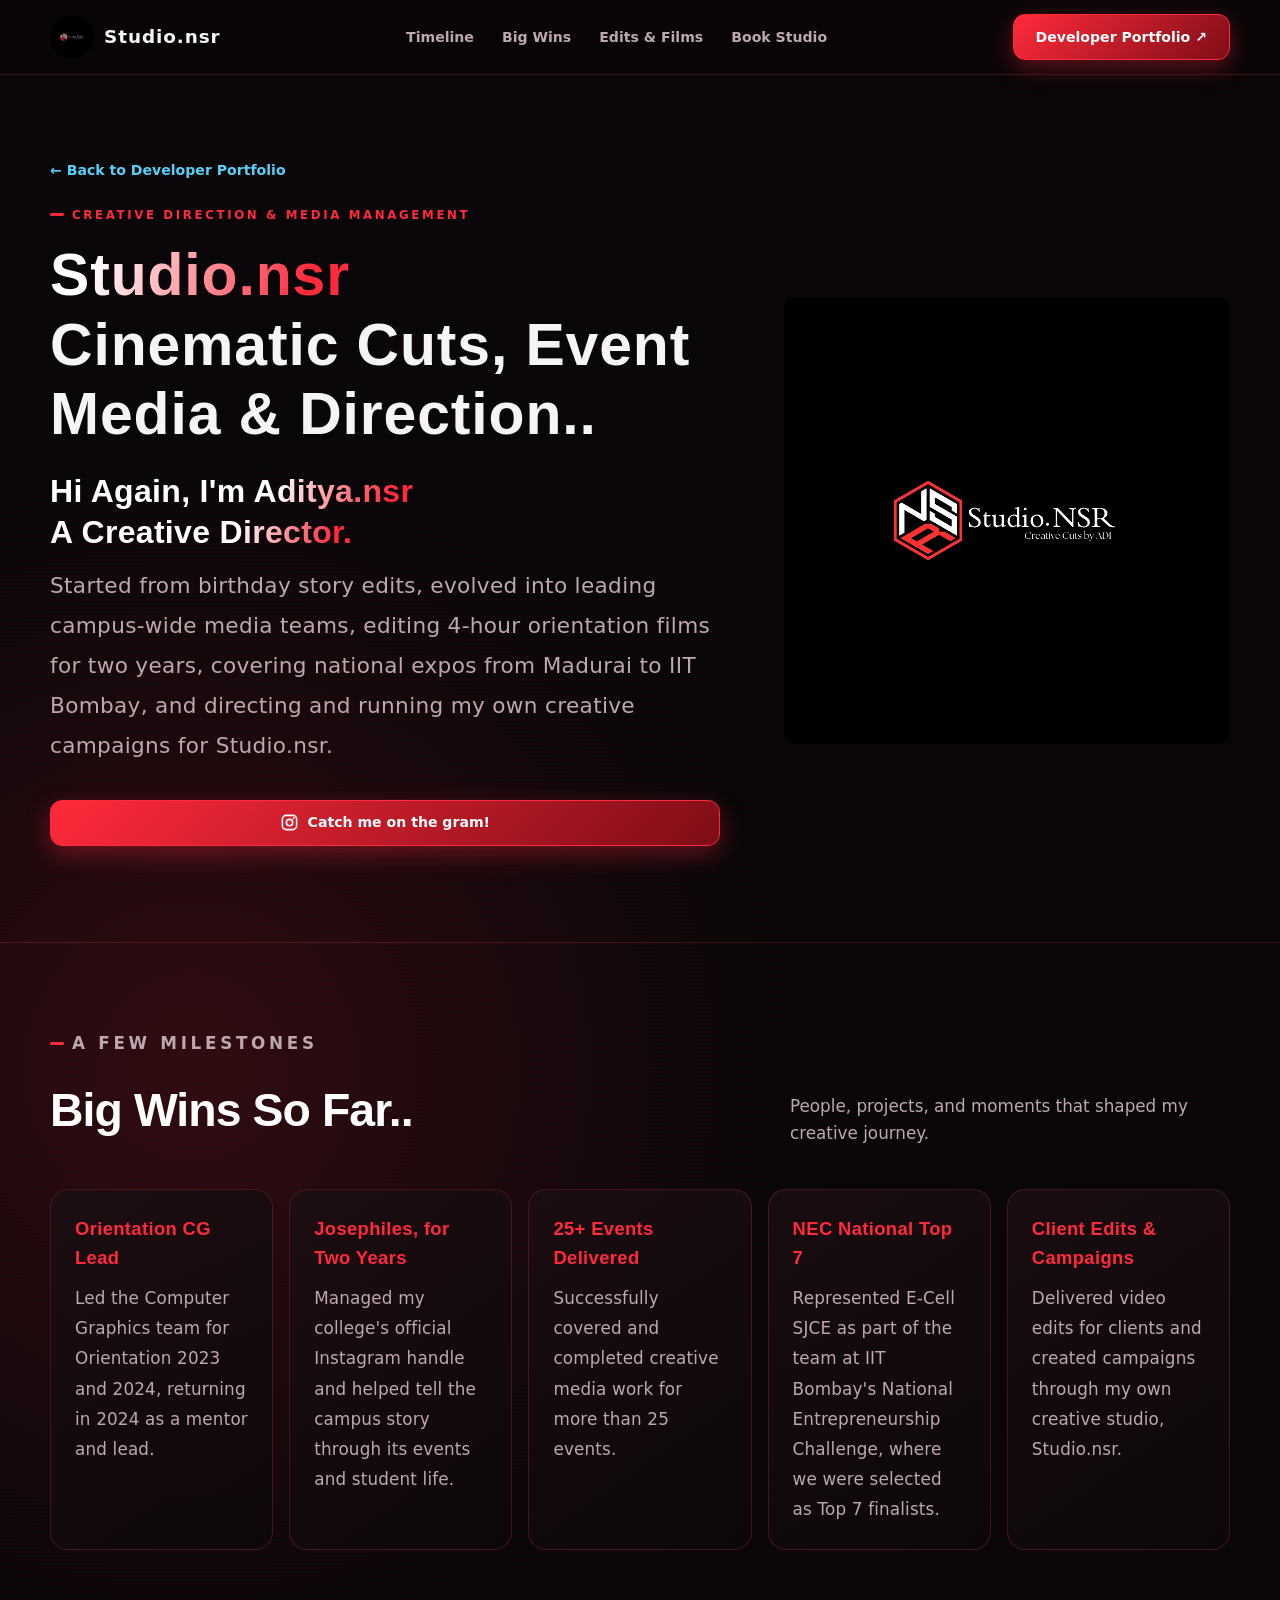
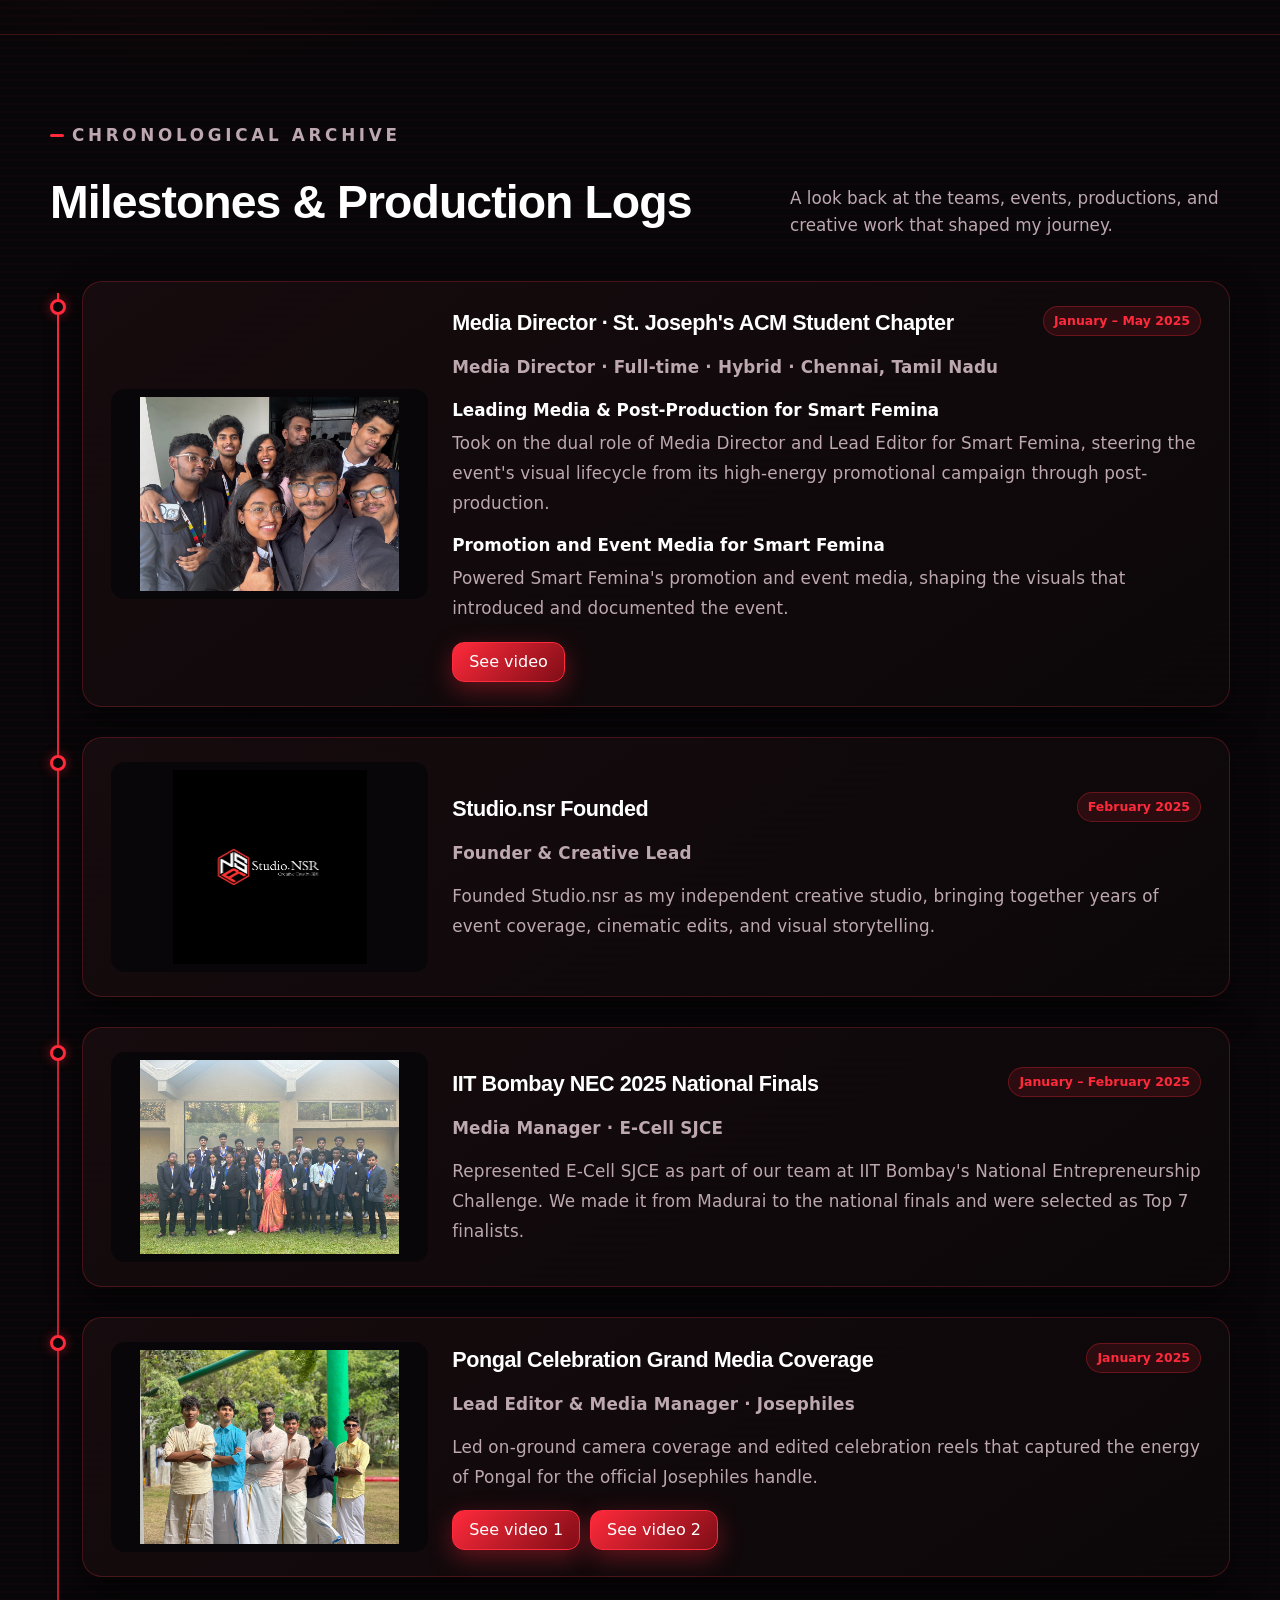
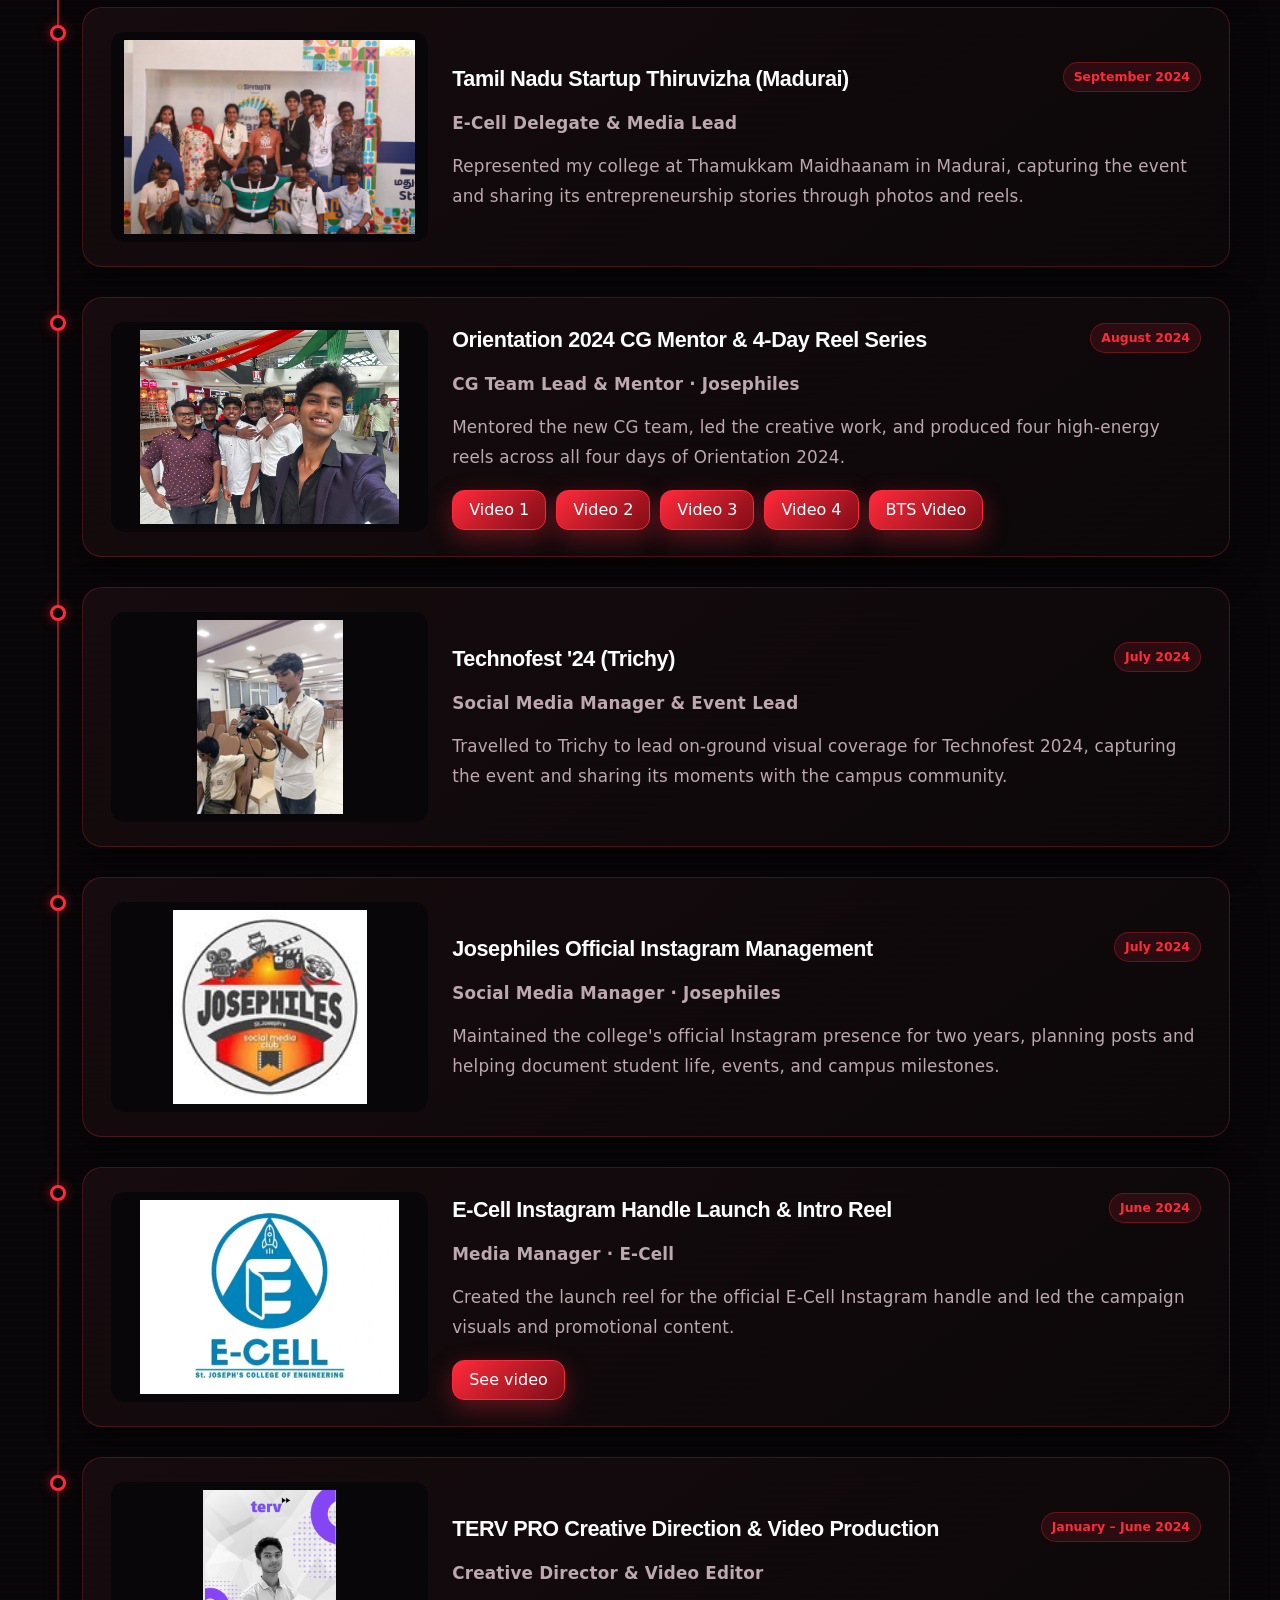
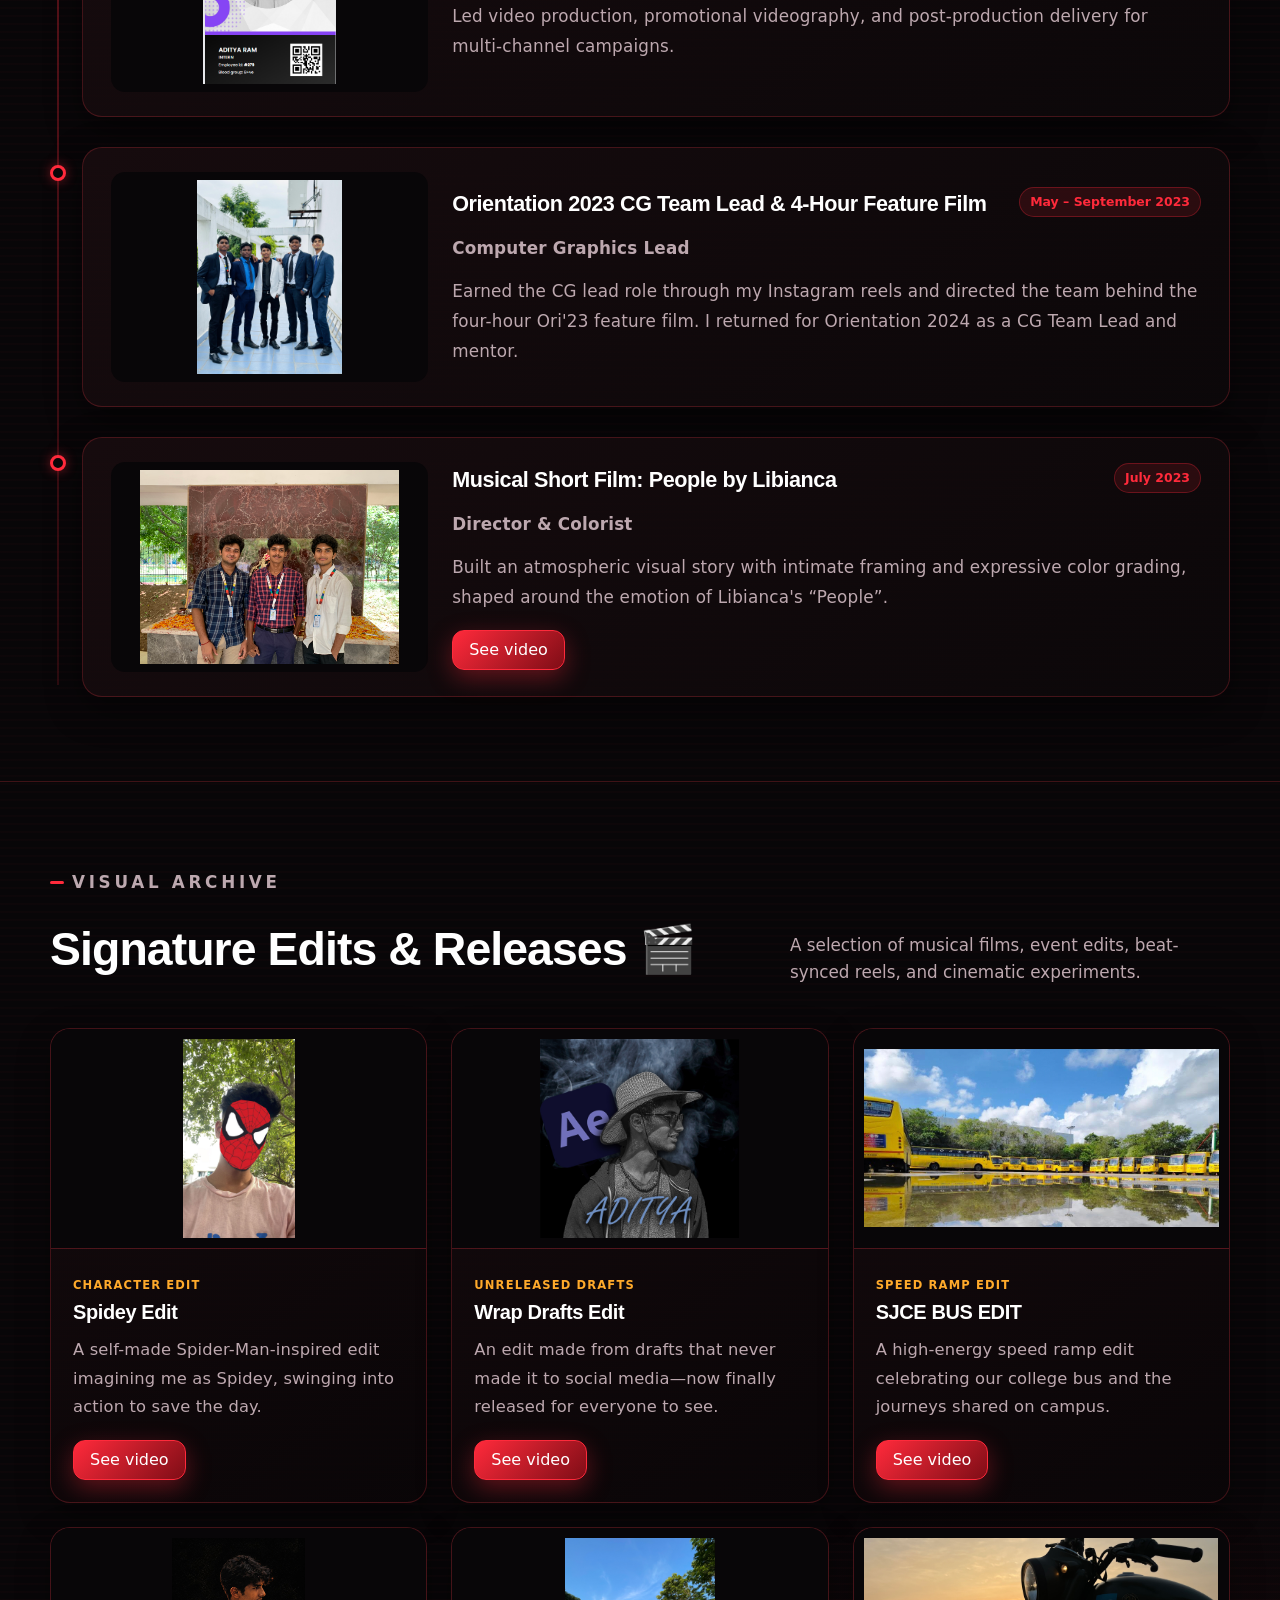
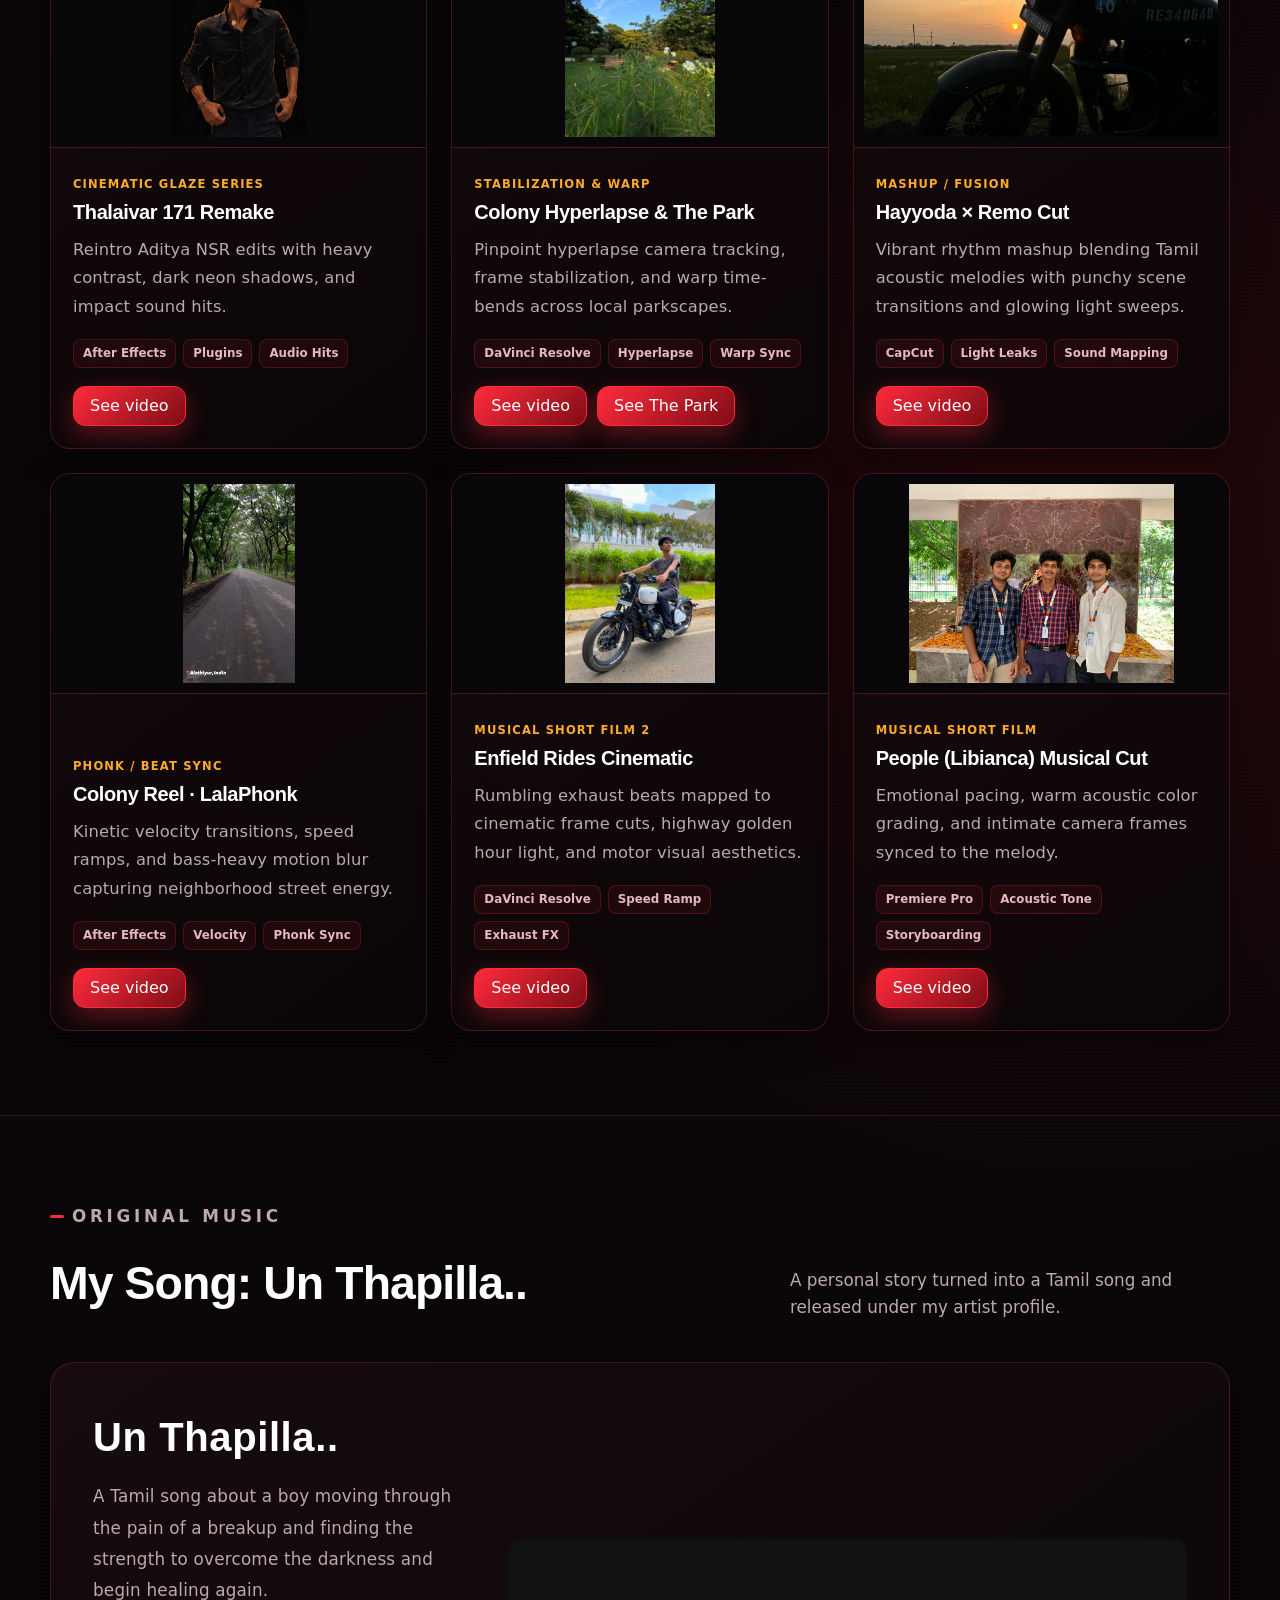
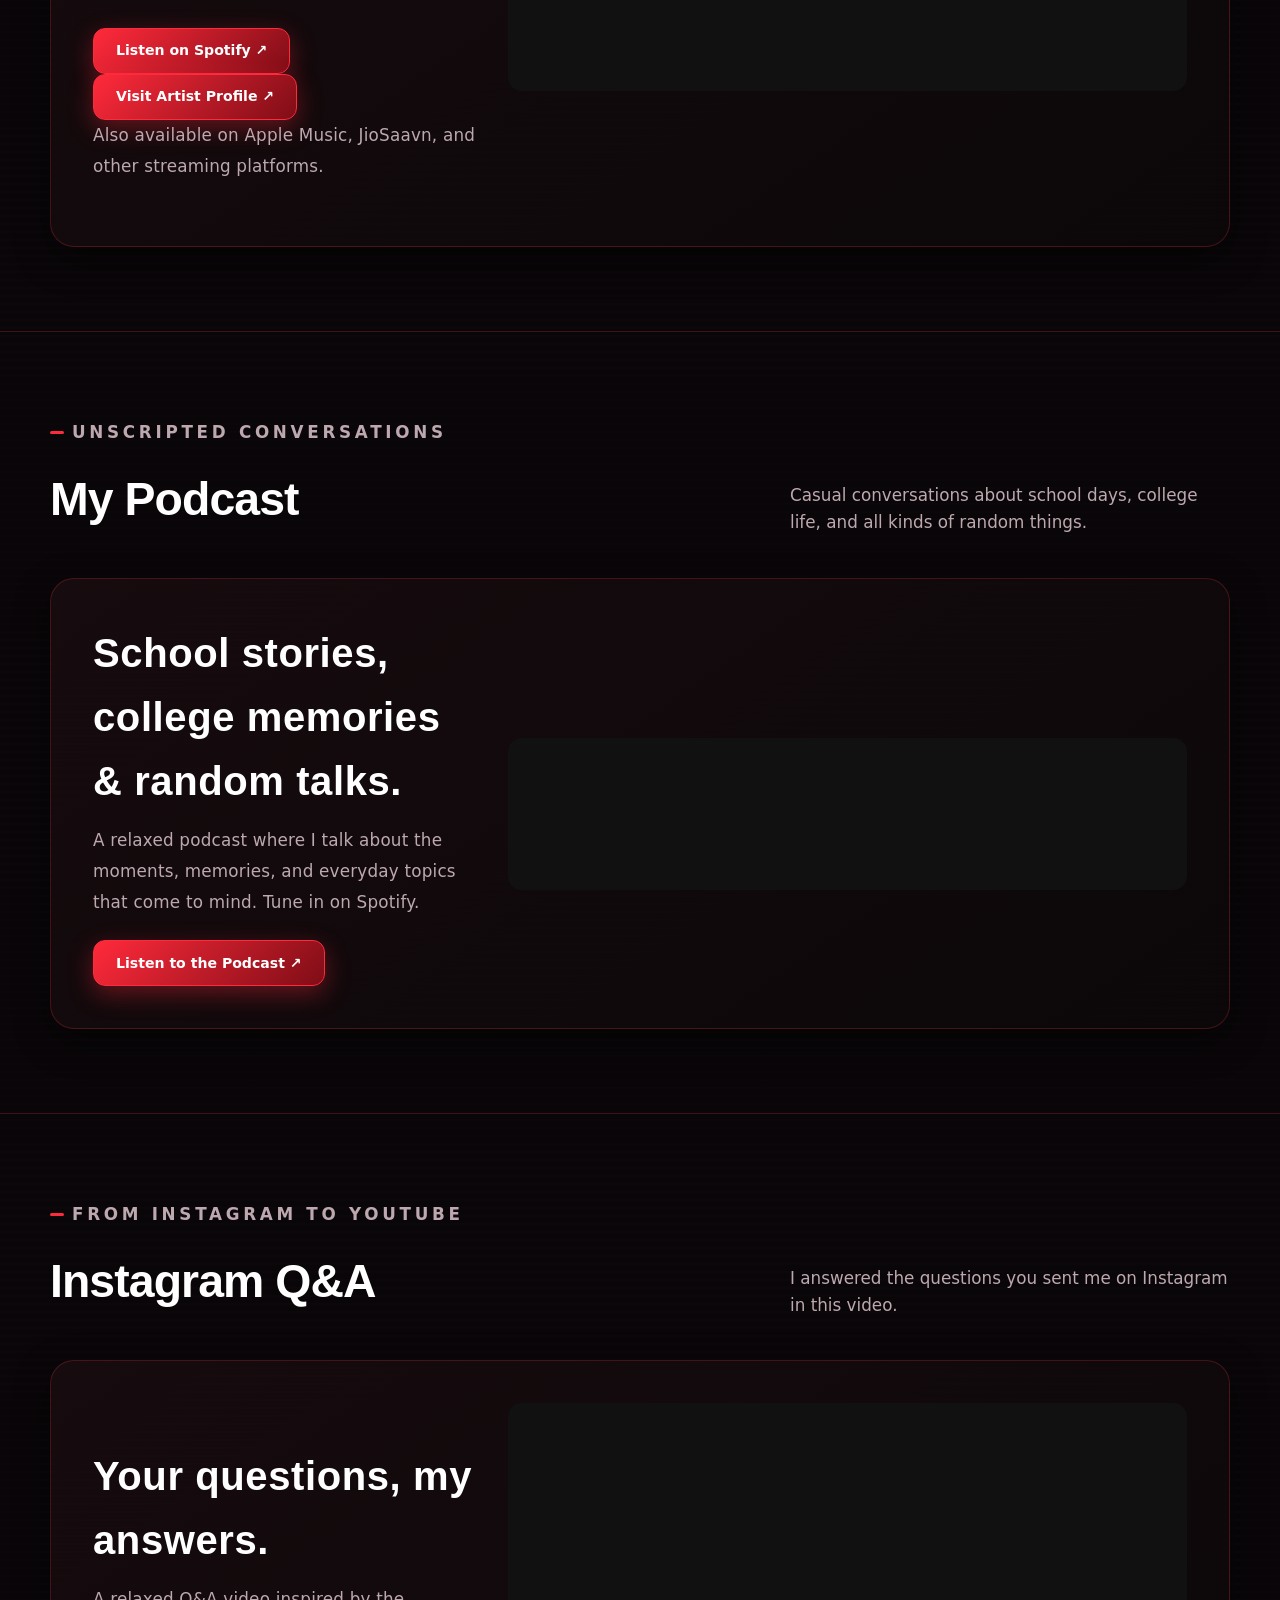
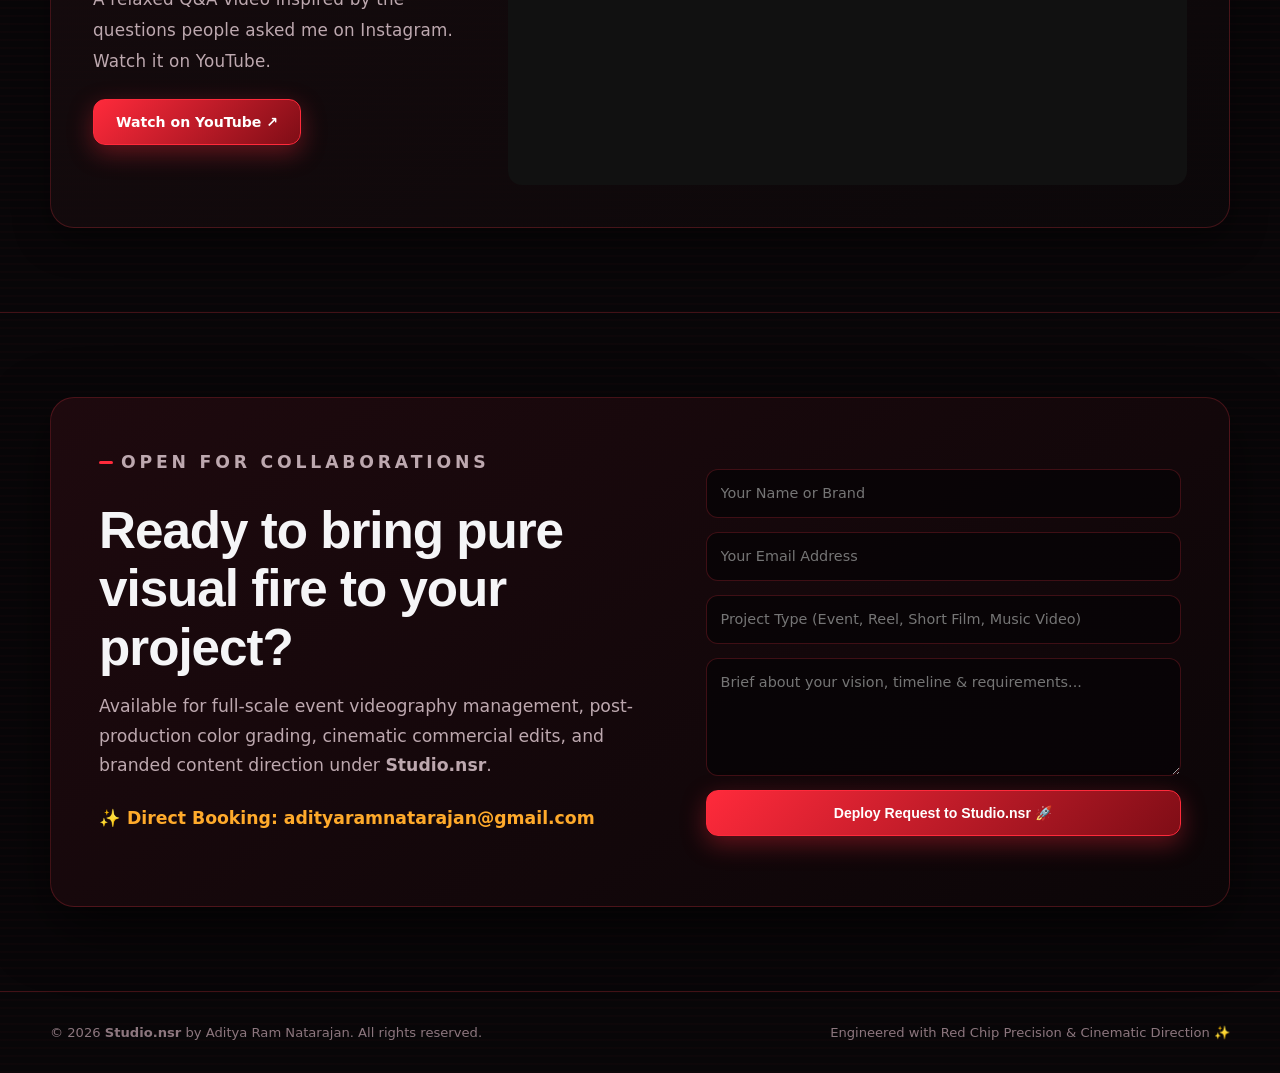
<file: behind-the-scenes.html>
<!DOCTYPE html>
<html lang="en">
<head>
  <meta charset="UTF-8">
  <meta name="viewport" content="width=device-width, initial-scale=1.0">
  <meta name="theme-color" content="#b91c1c">
  <meta name="description" content="Studio.nsr by Aditya Ram Natarajan: Visual Direction, Event Media Management, Video Editing, and Creative Production.">
  <meta name="viewport" content="width=device-width, initial-scale=1.0">
  <title>Studio.nsr | Creative Direction & Media Production</title>
  <link rel="icon" type="image/svg+xml" href="editor-icon.svg">
  
  <link rel="preconnect" href="https://api.fontshare.com">
  <link href="https://api.fontshare.com/v2/css?f[]=clash-display@400,500,600,700,800&display=swap" rel="stylesheet">
  
  <link rel="stylesheet" href="styles/behind-the-scenes.css">
</head>
<body>

  <!-- RUGGED RED CHIP BOOT LOADER -->
  <div id="redChipLoader" aria-label="Loading Studio.nsr Experience">
    <div class="chip-container">
      <div class="chip-box" id="chipBox">
        <span class="chip-inner-text">NSR</span>
      </div>
    </div>
    <p class="status-text" id="statusMessage">SYSTEM INITIALIZING: STAGE BLUE...</p>
  </div>

  <header class="site-header">
    <nav class="nav container" aria-label="Main navigation">
      <a class="brand" href="#home">
        <img class="brand-logo" src="Studio_nsr.png" alt="">
        <span>Studio.nsr</span>
      </a>
      <div class="nav-links">
        <a href="#timeline">Timeline</a>
        <a href="#wins">Big Wins</a>
        <a href="#showcase">Edits &amp; Films</a>
        <a href="#collaborate">Book Studio</a>
      </div>
      <a class="btn-rugged" href="index.html">Developer Portfolio ↗</a>
    </nav>
  </header>

  <main>
    <!-- HERO SECTION -->
    <section class="hero-bts container" id="home">
      <a href="index.html" class="back-btn">← Back to Developer Portfolio</a>
      <p class="eyebrow-red">Creative Direction &amp; Media Management</p>
      <h1 class="hero-title"><span class="gradient-red">Studio.nsr</span><br>Cinematic Cuts, Event Media &amp; Direction..</h1>
      <h2 class="hero-intro-title">
        Hi Again, I'm <span class="gradient-red">Aditya.nsr</span><br>
        A Creative <span class="gradient-red">Director.</span>
      </h2>
      <p class="hero-desc">
        Started from birthday story edits, evolved into leading campus-wide media teams, editing 4-hour orientation films for two years, covering national expos from Madurai to IIT Bombay, and directing and running my own creative campaigns for Studio.nsr.
      </p>
      <a class="btn-rugged instagram-button" href="https://www.instagram.com/aditya.nsr/" target="_blank" rel="noopener noreferrer">
        <svg class="instagram-icon" viewBox="0 0 24 24" aria-hidden="true"><path d="M7.8 2h8.4A5.8 5.8 0 0 1 22 7.8v8.4a5.8 5.8 0 0 1-5.8 5.8H7.8A5.8 5.8 0 0 1 2 16.2V7.8A5.8 5.8 0 0 1 7.8 2Zm0 2A3.8 3.8 0 0 0 4 7.8v8.4A3.8 3.8 0 0 0 7.8 20h8.4a3.8 3.8 0 0 0 3.8-3.8V7.8A3.8 3.8 0 0 0 16.2 4H7.8Zm4.2 3a5 5 0 1 1 0 10 5 5 0 0 1 0-10Zm0 2a3 3 0 1 0 0 6 3 3 0 0 0 0-6Zm5.25-3.5a1.25 1.25 0 1 1 0 2.5 1.25 1.25 0 0 1 0-2.5Z"/></svg>
        Catch me on the gram!
      </a>
      <img class="hero-logo" src="Studio_nsr.png" alt="Studio.nsr logo">
    </section>

    <section class="section" id="wins">
      <div class="container">
        <div class="section-head">
          <div>
            <p class="eyebrow-red">A few milestones</p>
            <h2>Big Wins So Far..</h2>
          </div>
          <p>People, projects, and moments that shaped my creative journey.</p>
        </div>
        <div class="achievements-grid">
          <article class="achievement-card">
            <h3>Orientation CG Lead</h3>
            <p>Led the Computer Graphics team for Orientation 2023 and 2024, returning in 2024 as a mentor and lead.</p>
          </article>
          <article class="achievement-card">
            <h3>Josephiles, for Two Years</h3>
            <p>Managed my college's official Instagram handle and helped tell the campus story through its events and student life.</p>
          </article>
          <article class="achievement-card">
            <h3>25+ Events Delivered</h3>
            <p>Successfully covered and completed creative media work for more than 25 events.</p>
          </article>
          <article class="achievement-card">
            <h3>NEC National Top 7</h3>
            <p>Represented E-Cell SJCE as part of the team at IIT Bombay's National Entrepreneurship Challenge, where we were selected as Top 7 finalists.</p>
          </article>
          <article class="achievement-card">
            <h3>Client Edits &amp; Campaigns</h3>
            <p>Delivered video edits for clients and created campaigns through my own creative studio, Studio.nsr.</p>
          </article>
        </div>
      </div>
    </section>

    <!-- TIMELINE SECTION -->
    <section class="section" id="timeline">
      <div class="container">
        <div class="section-head">
          <div>
            <p class="eyebrow-red">Chronological Archive</p>
            <h2>Milestones &amp; Production Logs</h2>
          </div>
          <p>A look back at the teams, events, productions, and creative work that shaped my journey.</p>
        </div>

        <div class="timeline">
          <div class="timeline-node">
            <div class="timeline-dot"></div>
            <article class="timeline-card">
              <img class="timeline-photo" src="IMG_4448.JPG" alt="Smart Femina event media" loading="lazy">
              <div class="timeline-copy">
                <div class="node-header"><h3>Media Director · St. Joseph's ACM Student Chapter</h3><span class="node-date">January – May 2025</span></div>
                <p class="node-role">Media Director · Full-time · Hybrid · Chennai, Tamil Nadu</p>
                <h4>Leading Media &amp; Post-Production for Smart Femina</h4>
                <p>Took on the dual role of Media Director and Lead Editor for Smart Femina, steering the event's visual lifecycle from its high-energy promotional campaign through post-production.</p>
                <h4>Promotion and Event Media for Smart Femina</h4>
                <p>Powered Smart Femina's promotion and event media, shaping the visuals that introduced and documented the event.</p>
                <div class="media-actions">
                  <button class="btn-rugged media-button" type="button" data-video="smart_feminaa.MP4" data-embed-url="https://drive.google.com/file/d/1ExLd3s0Ce8VezOT6IPAdlFFqwBdTiYma/preview" data-title="Smart Femina — Media Direction &amp; Post-Production">See video</button>
                </div>
              </div>
            </article>
          </div>

          <div class="timeline-node">
            <div class="timeline-dot"></div>
            <article class="timeline-card">
              <img class="timeline-photo" src="Studio_nsr.png" alt="Studio.nsr logo" loading="lazy">
              <div class="timeline-copy">
                <div class="node-header"><h3>Studio.nsr Founded</h3><span class="node-date">February 2025</span></div>
                <p class="node-role">Founder &amp; Creative Lead</p>
                <p>Founded Studio.nsr as my independent creative studio, bringing together years of event coverage, cinematic edits, and visual storytelling.</p>
              </div>
            </article>
          </div>

          <div class="timeline-node">
            <div class="timeline-dot"></div>
            <article class="timeline-card">
              <img class="timeline-photo" src="IIT Bombay NEC 2025 National Finals.JPG" alt="IIT Bombay NEC 2025 National Finals" loading="lazy">
              <div class="timeline-copy">
                <div class="node-header"><h3>IIT Bombay NEC 2025 National Finals</h3><span class="node-date">January – February 2025</span></div>
                <p class="node-role">Media Manager · E-Cell SJCE</p>
                <p>Represented E-Cell SJCE as part of our team at IIT Bombay's National Entrepreneurship Challenge. We made it from Madurai to the national finals and were selected as Top 7 finalists.</p>
              </div>
            </article>
          </div>

          <div class="timeline-node">
            <div class="timeline-dot"></div>
            <article class="timeline-card">
              <img class="timeline-photo" src="Pongal Celebration Grand Media Coverage.JPG" alt="Pongal Celebration Grand Media Coverage" loading="lazy">
              <div class="timeline-copy">
                <div class="node-header"><h3>Pongal Celebration Grand Media Coverage</h3><span class="node-date">January 2025</span></div>
                <p class="node-role">Lead Editor &amp; Media Manager · Josephiles</p>
                <p>Led on-ground camera coverage and edited celebration reels that captured the energy of Pongal for the official Josephiles handle.</p>
                <div class="media-actions">
                  <button class="btn-rugged media-button" type="button" data-video="pongal1.MP4" data-embed-url="https://drive.google.com/file/d/1FnmWjJcu5g5sr91E65OifWCBmpGWY9IT/preview" data-title="Pongal Celebration — Video 1">See video 1</button>
                  <button class="btn-rugged media-button" type="button" data-video="pongal2.mp4" data-embed-url="https://drive.google.com/file/d/1dPYFNOPkaHZZY0ydk6rGVFLn4v7cGgQy/preview" data-title="Pongal Celebration — Video 2">See video 2</button>
                </div>
              </div>
            </article>
          </div>

          <div class="timeline-node">
            <div class="timeline-dot"></div>
            <article class="timeline-card">
              <img class="timeline-photo" src="Tamil Nadu Startup Thiruvizha (Madurai).JPG" alt="Tamil Nadu Startup Thiruvizha (Madurai)" loading="lazy">
              <div class="timeline-copy">
                <div class="node-header"><h3>Tamil Nadu Startup Thiruvizha (Madurai)</h3><span class="node-date">September 2024</span></div>
                <p class="node-role">E-Cell Delegate &amp; Media Lead</p>
                <p>Represented my college at Thamukkam Maidhaanam in Madurai, capturing the event and sharing its entrepreneurship stories through photos and reels.</p>
              </div>
            </article>
          </div>

          <div class="timeline-node">
            <div class="timeline-dot"></div>
            <article class="timeline-card">
              <img class="timeline-photo" src="ori_2024.JPG" alt="Orientation 2024 CG team" loading="lazy">
              <div class="timeline-copy">
                <div class="node-header"><h3>Orientation 2024 CG Mentor &amp; 4-Day Reel Series</h3><span class="node-date">August 2024</span></div>
                <p class="node-role">CG Team Lead &amp; Mentor · Josephiles</p>
                <p>Mentored the new CG team, led the creative work, and produced four high-energy reels across all four days of Orientation 2024.</p>
                <div class="media-actions">
                  <button class="btn-rugged media-button" type="button" data-video="ori_day1.MP4" data-embed-url="https://drive.google.com/file/d/1U88C552Dp2_Afhh9KCPGn_o59R7Po2xO/preview" data-title="Orientation 2024 — Day 1">Video 1</button>
                  <button class="btn-rugged media-button" type="button" data-video="ori_day2.MP4" data-embed-url="https://drive.google.com/file/d/1r2NqC2gQkW_PTFbVgcLSc9EcY4QPeKgX/preview" data-title="Orientation 2024 — Day 2">Video 2</button>
                  <button class="btn-rugged media-button" type="button" data-video="orii_day3.mp4" data-embed-url="https://drive.google.com/file/d/1WP2SsBbfVKqkYTO9nJaXaFOE5BSpXjnr/preview" data-title="Orientation 2024 — Day 3">Video 3</button>
                  <button class="btn-rugged media-button" type="button" data-video="ori_day4.MP4" data-embed-url="https://drive.google.com/file/d/1gxuUj8cNcGZNhG8q9dOvna68XjEzh9Lx/preview" data-title="Orientation 2024 — Day 4">Video 4</button>
                  <button class="btn-rugged media-button" type="button" data-video="ori_bts.MP4" data-embed-url="https://drive.google.com/file/d/1PAvpXE2aDbBzoiU05bcXWorYTxJtJ54T/preview" data-title="Orientation 2024 — Behind the Scenes">BTS Video</button>
                </div>
              </div>
            </article>
          </div>

          <div class="timeline-node">
            <div class="timeline-dot"></div>
            <article class="timeline-card">
              <img class="timeline-photo" src="Technofest '24 (Trichy) &amp; Josephiles Management.JPG" alt="Technofest event coverage" loading="lazy">
              <div class="timeline-copy">
                <div class="node-header"><h3>Technofest '24 (Trichy)</h3><span class="node-date">July 2024</span></div>
                <p class="node-role">Social Media Manager &amp; Event Lead</p>
                <p>Travelled to Trichy to lead on-ground visual coverage for Technofest 2024, capturing the event and sharing its moments with the campus community.</p>
              </div>
            </article>
          </div>

          <div class="timeline-node">
            <div class="timeline-dot"></div>
            <article class="timeline-card">
              <img class="timeline-photo" src="josephiles.jpg" alt="Josephiles official social media work" loading="lazy">
              <div class="timeline-copy">
                <div class="node-header"><h3>Josephiles Official Instagram Management</h3><span class="node-date">July 2024</span></div>
                <p class="node-role">Social Media Manager · Josephiles</p>
                <p>Maintained the college's official Instagram presence for two years, planning posts and helping document student life, events, and campus milestones.</p>
              </div>
            </article>
          </div>

          <div class="timeline-node">
            <div class="timeline-dot"></div>
            <article class="timeline-card">
              <img class="timeline-photo" src="E-Cell Instagram Handle Launch &amp; Intro Reel.webp" alt="E-Cell media campaign" loading="lazy">
              <div class="timeline-copy">
                <div class="node-header"><h3>E-Cell Instagram Handle Launch &amp; Intro Reel</h3><span class="node-date">June 2024</span></div>
                <p class="node-role">Media Manager · E-Cell</p>
                <p>Created the launch reel for the official E-Cell Instagram handle and led the campaign visuals and promotional content.</p>
                <div class="media-actions">
                  <button class="btn-rugged media-button" type="button" data-video="ecell_intro.MP4" data-embed-url="https://drive.google.com/file/d/1ww2uN9tjvDd9LBGkKxAQs2QL1MZOQUZV/preview" data-title="E-Cell Instagram Handle Intro Reel">See video</button>
                </div>
              </div>
            </article>
          </div>

          <div class="timeline-node">
            <div class="timeline-dot"></div>
            <article class="timeline-card">
              <img class="timeline-photo" src="TERV PRO Creative Direction &amp; Video Production.PNG" alt="Creative direction and video production" loading="lazy">
              <div class="timeline-copy">
                <div class="node-header"><h3>TERV PRO Creative Direction &amp; Video Production</h3><span class="node-date">January – June 2024</span></div>
                <p class="node-role">Creative Director &amp; Video Editor</p>
                <p>Led video production, promotional videography, and post-production delivery for multi-channel campaigns.</p>
              </div>
            </article>
          </div>

          <div class="timeline-node">
            <div class="timeline-dot"></div>
            <article class="timeline-card">
              <img class="timeline-photo" src="Orientation 2023 CG Team Lead &amp; 4-Hour Feature Film.JPG" alt="Orientation 2023 CG team production" loading="lazy">
              <div class="timeline-copy">
                <div class="node-header"><h3>Orientation 2023 CG Team Lead &amp; 4-Hour Feature Film</h3><span class="node-date">May – September 2023</span></div>
                <p class="node-role">Computer Graphics Lead</p>
                <p>Earned the CG lead role through my Instagram reels and directed the team behind the four-hour Ori'23 feature film. I returned for Orientation 2024 as a CG Team Lead and mentor.</p>
              </div>
            </article>
          </div>

          <div class="timeline-node">
            <div class="timeline-dot"></div>
            <article class="timeline-card">
              <img class="timeline-photo" src="Musical Short Film People by Libianca.JPG" alt="People by Libianca short film cover" loading="lazy">
              <div class="timeline-copy">
                <div class="node-header"><h3>Musical Short Film: People by Libianca</h3><span class="node-date">July 2023</span></div>
                <p class="node-role">Director &amp; Colorist</p>
                <p>Built an atmospheric visual story with intimate framing and expressive color grading, shaped around the emotion of Libianca's “People”.</p>
                <div class="media-actions">
                  <button class="btn-rugged media-button" type="button" data-video="people_libianca.mp4" data-embed-url="https://drive.google.com/file/d/1B8Emcc9YARgff1Jh29bX3bAr3W70YeQH/preview" data-title="People by Libianca — Musical Short Film">See video</button>
                </div>
              </div>
            </article>
          </div>
        </div>
      </div>
    </section>

    <section class="section" id="showcase">
      <div class="container">
        <div class="section-head">
          <div>
            <p class="eyebrow-red">Visual Archive</p>
            <h2>Signature Edits &amp; Releases 🎬</h2>
          </div>
          <p>A selection of musical films, event edits, beat-synced reels, and cinematic experiments.</p>
        </div>

        <div class="reels-grid">
          <article class="reel-box">
            <div class="reel-cover-slot">
              <img src="Musical Short Film People by Libianca.JPG" alt="" loading="lazy">
            </div>
            <div class="reel-info">
              <span class="reel-category">Musical Short Film</span>
              <h3>People (Libianca) Musical Cut</h3>
              <p>Emotional pacing, warm acoustic color grading, and intimate camera frames synced to the melody.</p>
              <div class="tag-strip"><span class="tag-chip">Premiere Pro</span><span class="tag-chip">Acoustic Tone</span><span class="tag-chip">Storyboarding</span></div>
              <div class="media-actions">
                <button class="btn-rugged media-button" type="button" data-video="people_libianca.mp4" data-embed-url="https://drive.google.com/file/d/1B8Emcc9YARgff1Jh29bX3bAr3W70YeQH/preview" data-title="People (Libianca) Musical Cut">See video</button>
              </div>
            </div>
          </article>

          <article class="reel-box">
            <div class="reel-cover-slot">
              <img src="Enfield Rides Cinematic.JPG" alt="" loading="lazy">
            </div>
            <div class="reel-info">
              <span class="reel-category">Musical Short Film 2</span>
              <h3>Enfield Rides Cinematic</h3>
              <p>Rumbling exhaust beats mapped to cinematic frame cuts, highway golden hour light, and motor visual aesthetics.</p>
              <div class="tag-strip"><span class="tag-chip">DaVinci Resolve</span><span class="tag-chip">Speed Ramp</span><span class="tag-chip">Exhaust FX</span></div>
              <div class="media-actions">
                <button class="btn-rugged media-button" type="button" data-video="Enfield Rides Cinematic.mp4" data-embed-url="https://drive.google.com/file/d/1f0T1lY7J48uRI0tKkZtbNMI6rkBDnjJ9/preview" data-title="Enfield Rides Cinematic">See video</button>
              </div>
            </div>
          </article>

          <article class="reel-box">
            <div class="reel-cover-slot">
              <img src="Colony Reel · LalaPhonk.jpg" alt="" loading="lazy">
            </div>
            <div class="reel-info">
              <span class="reel-category">Phonk / Beat Sync</span>
              <h3>Colony Reel · LalaPhonk</h3>
              <p>Kinetic velocity transitions, speed ramps, and bass-heavy motion blur capturing neighborhood street energy.</p>
              <div class="tag-strip"><span class="tag-chip">After Effects</span><span class="tag-chip">Velocity</span><span class="tag-chip">Phonk Sync</span></div>
              <div class="media-actions">
                <button class="btn-rugged media-button" type="button" data-video="Colony Reel · LalaPhonk.MOV" data-embed-url="https://drive.google.com/file/d/19BsCYvKnyYTiNosZv6aAwkU3UvSV-6y4/preview" data-title="Colony Reel · LalaPhonk">See video</button>
              </div>
            </div>
          </article>

          <article class="reel-box">
            <div class="reel-cover-slot">
              <img src="Hayyoda × Remo Cut.JPG" alt="" loading="lazy">
            </div>
            <div class="reel-info">
              <span class="reel-category">Mashup / Fusion</span>
              <h3>Hayyoda × Remo Cut</h3>
              <p>Vibrant rhythm mashup blending Tamil acoustic melodies with punchy scene transitions and glowing light sweeps.</p>
              <div class="tag-strip"><span class="tag-chip">CapCut</span><span class="tag-chip">Light Leaks</span><span class="tag-chip">Sound Mapping</span></div>
              <div class="media-actions">
                <button class="btn-rugged media-button" type="button" data-video="Hayyoda × Remo Cut.MP4" data-embed-url="https://drive.google.com/file/d/1BVnrOSsy_btNEvU8lIh-6k2UkInQS4vk/preview" data-title="Hayyoda × Remo Cut">See video</button>
              </div>
            </div>
          </article>

          <article class="reel-box">
            <div class="reel-cover-slot">
              <img src="park.JPG" alt="" loading="lazy">
            </div>
            <div class="reel-info">
              <span class="reel-category">Stabilization &amp; Warp</span>
              <h3>Colony Hyperlapse &amp; The Park</h3>
              <p>Pinpoint hyperlapse camera tracking, frame stabilization, and warp time-bends across local parkscapes.</p>
              <div class="tag-strip"><span class="tag-chip">DaVinci Resolve</span><span class="tag-chip">Hyperlapse</span><span class="tag-chip">Warp Sync</span></div>
              <div class="media-actions">
                <button class="btn-rugged media-button" type="button" data-video="Colony Hyperlapse &amp; The Park.MP4" data-embed-url="https://drive.google.com/file/d/1WXmCRbN--G2__iGkylVaIrKvy3YlktH6/preview" data-title="Colony Hyperlapse &amp; The Park">See video</button>
                <button class="btn-rugged media-button" type="button" data-video="The Park.mp4" data-embed-url="https://drive.google.com/file/d/133JkqrMA-HTCXK-9v2oh3ULhSUiqn_BL/preview" data-title="The Park">See The Park</button>
              </div>
            </div>
          </article>

          <article class="reel-box">
            <div class="reel-cover-slot">
              <img src="thalaivar171.jpg" alt="" loading="lazy">
            </div>
            <div class="reel-info">
              <span class="reel-category">Cinematic Glaze Series</span>
              <h3>Thalaivar 171 Remake</h3>
              <p>Reintro Aditya NSR edits with heavy contrast, dark neon shadows, and impact sound hits.</p>
              <div class="tag-strip"><span class="tag-chip">After Effects</span><span class="tag-chip">Plugins</span><span class="tag-chip">Audio Hits</span></div>
              <div class="media-actions">
                <button class="btn-rugged media-button" type="button" data-video="Illdoitmyself_2 (1).mp4" data-embed-url="https://drive.google.com/file/d/13YP-jaQkl9moUquDKFNidMEXvR0F4i0r/preview" data-title="Thalaivar 171 Remake — Cinematic Glaze Series">See video</button>
              </div>
            </div>
          </article>

          <article class="reel-box">
            <div class="reel-cover-slot">
              <img src="sjcebus.JPG" alt="" loading="lazy">
            </div>
            <div class="reel-info">
              <span class="reel-category">Speed Ramp Edit</span>
              <h3>SJCE BUS EDIT</h3>
              <p>A high-energy speed ramp edit celebrating our college bus and the journeys shared on campus.</p>
              <div class="media-actions">
                <button class="btn-rugged media-button" type="button" data-video="sjcebus.MP4" data-embed-url="https://drive.google.com/file/d/13YrKy6U7Pq0wiAINuT689-LE3fp7JfPh/preview" data-title="SJCE BUS EDIT">See video</button>
              </div>
            </div>
          </article>

          <article class="reel-box">
            <div class="reel-cover-slot">
              <img src="cool.JPG" alt="" loading="lazy">
            </div>
            <div class="reel-info">
              <span class="reel-category">Unreleased Drafts</span>
              <h3>Wrap Drafts Edit</h3>
              <p>An edit made from drafts that never made it to social media—now finally released for everyone to see.</p>
              <div class="media-actions">
                <button class="btn-rugged media-button" type="button" data-video="Fied out ah da thambi...hmmm.mp4" data-embed-url="https://drive.google.com/file/d/1quSRHnEAeXz1NLCcezAk_HuQNrhaq-Qh/preview" data-title="Wrap Drafts Edit">See video</button>
              </div>
            </div>
          </article>

          <article class="reel-box">
            <div class="reel-cover-slot">
              <img src="spidey.JPG" alt="" loading="lazy">
            </div>
            <div class="reel-info">
              <span class="reel-category">Character Edit</span>
              <h3>Spidey Edit</h3>
              <p>A self-made Spider-Man-inspired edit imagining me as Spidey, swinging into action to save the day.</p>
              <div class="media-actions">
                <button class="btn-rugged media-button" type="button" data-video="@aditya.nsr_SpideyEdit (1).mp4" data-embed-url="https://drive.google.com/file/d/1HFSyZCBL8KRpJWbQ-wM7V0FpfBu01Shk/preview" data-title="Spidey Edit">See video</button>
              </div>
            </div>
          </article>
        </div>
      </div>
    </section>

    <section class="section" id="music">
      <div class="container">
        <div class="section-head">
          <div><p class="eyebrow-red">Original Music</p><h2>My Song: Un Thapilla..</h2></div>
          <p>A personal story turned into a Tamil song and released under my artist profile.</p>
        </div>
        <article class="music-card">
          <div>
            <h3>Un Thapilla..</h3>
            <p>A Tamil song about a boy moving through the pain of a breakup and finding the strength to overcome the darkness and begin healing again.</p>
            <a class="btn-rugged" href="https://open.spotify.com/track/5LkgZQVSJVb1rWFQEay98X?si=1UGPhOwcTJmTdCpY9xDOUA&amp;utm_source=copy-link" target="_blank" rel="noopener noreferrer">Listen on Spotify ↗</a>
            <a class="btn-rugged button-secondary" href="https://open.spotify.com/artist/3ECmmW6LPApETe3ji0rkDa?si=KcBgZwbhTTu7D9pvT-K8qQ&amp;utm_source=copy-link" target="_blank" rel="noopener noreferrer">Visit Artist Profile ↗</a>
            <p>Also available on Apple Music, JioSaavn, and other streaming platforms.</p>
          </div>
          <iframe class="spotify-embed" src="https://open.spotify.com/embed/track/5LkgZQVSJVb1rWFQEay98X?utm_source=generator" title="Un Thapilla song artwork and Spotify player" loading="lazy" allow="autoplay; clipboard-write; encrypted-media; fullscreen; picture-in-picture" allowfullscreen></iframe>
        </article>
      </div>
    </section>

    <section class="section" id="podcast">
      <div class="container">
        <div class="section-head">
          <div><p class="eyebrow-red">Unscripted conversations</p><h2>My Podcast</h2></div>
          <p>Casual conversations about school days, college life, and all kinds of random things.</p>
        </div>
        <article class="feature-card">
          <div>
            <h2>School stories, college memories &amp; random talks.</h2>
            <p>A relaxed podcast where I talk about the moments, memories, and everyday topics that come to mind. Tune in on Spotify.</p>
            <a class="btn-rugged" href="https://open.spotify.com/show/2VqpQXv41Xl9s3RvctnSkB?si=9E9qTBaISH-RC59fzZY3tQ&amp;utm_source=copy-link" target="_blank" rel="noopener noreferrer">Listen to the Podcast ↗</a>
          </div>
          <iframe class="spotify-embed" src="https://open.spotify.com/embed/show/2VqpQXv41Xl9s3RvctnSkB?utm_source=generator" title="Listen to my podcast on Spotify" loading="lazy" allow="autoplay; clipboard-write; encrypted-media; fullscreen; picture-in-picture" allowfullscreen></iframe>
        </article>
      </div>
    </section>

    <section class="section" id="qa-video">
      <div class="container">
        <div class="section-head">
          <div><p class="eyebrow-red">From Instagram to YouTube</p><h2>Instagram Q&amp;A</h2></div>
          <p>I answered the questions you sent me on Instagram in this video.</p>
        </div>
        <article class="feature-card">
          <div>
            <h2>Your questions, my answers.</h2>
            <p>A relaxed Q&amp;A video inspired by the questions people asked me on Instagram. Watch it on YouTube.</p>
            <a class="btn-rugged" href="https://youtu.be/Qe5LDRrV3lY?si=DULmsfwOEPNHvRA3" target="_blank" rel="noopener noreferrer">Watch on YouTube ↗</a>
          </div>
          <iframe class="youtube-embed" src="https://www.youtube-nocookie.com/embed/Qe5LDRrV3lY" title="Instagram Q&amp;A video on YouTube" loading="lazy" allow="accelerometer; autoplay; clipboard-write; encrypted-media; gyroscope; picture-in-picture; web-share" referrerpolicy="strict-origin-when-cross-origin" allowfullscreen></iframe>
        </article>
      </div>
    </section>

    <section class="section" id="collaborate">
      <div class="container">
        <div class="contact-bts-card">
          <div>
            <p class="eyebrow-red">Open for Collaborations</p>
            <h2>Ready to bring pure visual fire to your project?</h2>
            <p>
              Available for full-scale event videography management, post-production color grading, cinematic commercial edits, and branded content direction under <strong>Studio.nsr</strong>.
            </p>
            <p style="color: var(--amber); font-weight: 600;">
              ✨ Direct Booking: adityaramnatarajan@gmail.com
            </p>
          </div>

          <form class="form-bts" onsubmit="event.preventDefault(); window.location.href='mailto:adityaramnatarajan@gmail.com?subject=Studio.nsr%20Project%20Booking';">
            <input type="text" placeholder="Your Name or Brand" required>
            <input type="email" placeholder="Your Email Address" required>
            <input type="text" placeholder="Project Type (Event, Reel, Short Film, Music Video)">
            <textarea rows="4" placeholder="Brief about your vision, timeline & requirements..."></textarea>
            <button class="btn-rugged" type="submit">Deploy Request to Studio.nsr 🚀</button>
          </form>
        </div>
      </div>
    </section>
  </main>

  <footer class="site-footer">
    <div class="footer-inner container">
      <span>© 2026 <strong>Studio.nsr</strong> by Aditya Ram Natarajan. All rights reserved.</span>
      <span>Engineered with Red Chip Precision &amp; Cinematic Direction ✨</span>
    </div>
  </footer>

  <dialog class="video-dialog" aria-labelledby="videoDialogTitle">
    <div class="video-dialog-header">
      <h2 id="videoDialogTitle">Video</h2>
      <button class="btn-rugged video-close" type="button" aria-label="Close video">×</button>
    </div>
    <iframe
      class="video-player"
      title="Video folder"
      allow="autoplay; encrypted-media; fullscreen; picture-in-picture"
      allowfullscreen
    ></iframe>
  </dialog>
  <button class="timeline-top-button" id="timelineTopButton" type="button" aria-label="Scroll to top" title="Scroll to top" aria-hidden="true" disabled>↑</button>

  <script>
    window.addEventListener("DOMContentLoaded", () => {
      const loader = document.getElementById("redChipLoader");
      const status = document.getElementById("statusMessage");

      // Stage 1: Blue start (0.6s)
      setTimeout(() => {
        // Stage 2: Trigger Rugged Red Chip transformation
        loader.classList.add("switch-to-red");
        status.textContent = "RED CHIP ACTIVATED // RUGGED MODE ENGAGED";
      }, 700);

      // Stage 3: Smooth fade-out to page
      setTimeout(() => {
        loader.style.opacity = "0";
        loader.style.visibility = "hidden";
      }, 2100);

      const videoDialog = document.querySelector(".video-dialog");
      const videoFrame = videoDialog.querySelector(".video-player");
      const videoTitle = document.getElementById("videoDialogTitle");
      const closeVideoButton = videoDialog.querySelector(".video-close");
      const reelsGrid = document.querySelector(".reels-grid");
      const timelineTopButton = document.getElementById("timelineTopButton");
      const showcaseSection = document.getElementById("showcase");
      reelsGrid.replaceChildren(...Array.from(reelsGrid.children).reverse());

      function updateTimelineTopButton() {
        const shouldShow = showcaseSection.getBoundingClientRect().top <= window.innerHeight;
        timelineTopButton.classList.toggle("is-visible", shouldShow);
        timelineTopButton.setAttribute("aria-hidden", String(!shouldShow));
        timelineTopButton.disabled = !shouldShow;
      }

      window.addEventListener("scroll", updateTimelineTopButton, { passive: true });
      window.addEventListener("resize", updateTimelineTopButton);
      updateTimelineTopButton();
      timelineTopButton.addEventListener("click", () => {
        window.scrollTo({ top: 0, behavior: "smooth" });
      });

      document.querySelectorAll("[data-video]").forEach((button) => {
        button.addEventListener("click", () => {
          videoTitle.textContent = button.dataset.title;
          videoFrame.src = button.dataset.embedUrl;
          videoFrame.title = button.dataset.title;
          videoDialog.showModal();
        });
      });

      function closeVideo() {
        videoFrame.removeAttribute("src");
      }

      closeVideoButton.addEventListener("click", () => videoDialog.close());
      videoDialog.addEventListener("close", closeVideo);
      videoDialog.addEventListener("click", (event) => {
        if (event.target === videoDialog) videoDialog.close();
      });
    });
  </script>
</body>
</html>
</file>
<file: styles/behind-the-scenes.css>
@font-face {
  font-family: "Klunder Script";
  src: url("../Klunder-Script-Regular.otf") format("opentype");
  font-style: normal;
  font-weight: 400;
  font-display: swap;
}

:root {
  --bg-dark: #080608;
  --bg-panel: rgba(18, 12, 14, 0.92);
  --red-chip: #ff2a3b;
  --red-glow: rgba(255, 42, 59, 0.45);
  --red-deep: #7f0d16;
  --amber: #ffaa2b;
  --cyan-frost: #56d0f5;
  --text-main: #f5f5f7;
  --text-muted: #bda8af;
  --border-line: rgba(255, 60, 75, 0.22);
  --page-max: 1180px;
}

*, *::before, *::after {
  box-sizing: border-box;
  margin: 0;
  padding: 0;
}

html {
  scroll-behavior: smooth;
  scroll-padding-top: 85px;
}

body {
  background-color: var(--bg-dark);
  color: var(--text-main);
  font-family: "Clash Display", Inter, ui-sans-serif, system-ui, sans-serif;
  line-height: 1.6;
  overflow-x: hidden;
  background-image: 
    radial-gradient(circle at 15% 10%, rgba(255, 42, 59, 0.16), transparent 38rem),
    radial-gradient(circle at 85% 65%, rgba(127, 13, 22, 0.25), transparent 42rem),
    repeating-linear-gradient(0deg, rgba(255, 42, 59, 0.02) 0px, rgba(255, 42, 59, 0.02) 2px, transparent 2px, transparent 8px);
}

p {
  font-size: 1.05rem;
  overflow-wrap: anywhere;
}

/* PRELOADER: BLUE TO RUGGED RED CHIP TRANSITION */
#redChipLoader {
  position: fixed;
  inset: 0;
  z-index: 9999;
  display: flex;
  flex-direction: column;
  align-items: center;
  justify-content: center;
  background: radial-gradient(circle at center, #103b66 0%, #0b1a2b 100%);
  transition: background 1.2s cubic-bezier(0.85, 0, 0.15, 1), opacity 0.6s ease, visibility 0.6s ease;
}

#redChipLoader.switch-to-red {
  background: radial-gradient(circle at center, #35080c 0%, #080608 100%);
}

.chip-container {
  position: relative;
  width: 140px;
  height: 140px;
  display: grid;
  place-items: center;
}

.chip-box {
  width: 90px;
  height: 90px;
  border: 3px solid var(--cyan-frost);
  border-radius: 18px;
  box-shadow: 0 0 25px rgba(86, 208, 245, 0.4);
  display: grid;
  place-items: center;
  font-size: 1.8rem;
  font-weight: 800;
  color: var(--cyan-frost);
  transition: all 0.9s cubic-bezier(0.85, 0, 0.15, 1);
  background: rgba(16, 59, 102, 0.4);
  backdrop-filter: blur(8px);
}

.switch-to-red .chip-box {
  border-color: var(--red-chip);
  box-shadow: 0 0 45px var(--red-glow), inset 0 0 25px rgba(255, 42, 59, 0.4);
  color: var(--red-chip);
  background: rgba(30, 4, 7, 0.85);
  transform: scale(1.12) rotate(45deg);
}

.chip-inner-text {
  transition: transform 0.9s ease;
}

.switch-to-red .chip-inner-text {
  transform: rotate(-45deg);
}

.status-text {
  margin-top: 30px;
  font-size: 0.95rem;
  letter-spacing: 0.35em;
  text-transform: uppercase;
  font-weight: 700;
  color: var(--cyan-frost);
  transition: color 0.6s ease;
  font-family: monospace;
  text-align: center;
  padding-inline: 16px;
}

.switch-to-red .status-text {
  color: var(--red-chip);
  text-shadow: 0 0 15px var(--red-chip);
}

/* GLOBAL UTILITIES */
.container {
  width: min(var(--page-max), calc(100% - 48px));
  margin-inline: auto;
}

h1, h2, h3 {
  font-family: "Clash Display", sans-serif;
  font-weight: 700;
  letter-spacing: -0.02em;
  word-break: break-word;
}

.script-font {
  font-family: "Klunder Script", "Brush Script MT", cursive;
  font-weight: 400;
}

a {
  text-decoration: none;
  color: inherit;
}

/* ======================================================== */
/* SITE HEADER & NAVIGATION                                 */
/* ======================================================== */

.site-header {
  position: sticky;
  top: 0;
  z-index: 100;
  background: rgba(10, 6, 8, 0.92);
  backdrop-filter: blur(18px);
  border-bottom: 1px solid var(--border-line);
}

.nav {
  display: flex;
  min-height: 74px;
  align-items: center;
  justify-content: space-between;
  gap: 20px;
}

.brand {
  display: flex;
  align-items: center;
  gap: 10px;
  font-size: 1.15rem;
  font-weight: 800;
  letter-spacing: 0.05em;
  color: var(--text-main);
  flex-shrink: 0;
}

.brand-logo {
  width: 44px;
  height: 44px;
  object-fit: contain;
  border-radius: 50%;
}

.brand-tag {
  font-size: 0.68rem;
  padding: 3px 7px;
  border: 1px solid var(--red-chip);
  border-radius: 6px;
  background: rgba(255, 42, 59, 0.12);
  color: var(--red-chip);
  font-weight: 800;
}

.nav-links {
  display: flex;
  align-items: center;
  gap: clamp(14px, 2.5vw, 28px);
  color: var(--text-muted);
  font-size: 0.88rem;
  font-weight: 600;
}

.nav-links a:hover {
  color: var(--red-chip);
  transition: color 180ms ease;
}

.btn-rugged {
  display: inline-flex;
  align-items: center;
  justify-content: center;
  gap: 9px;
  min-height: 46px;
  padding: 0 22px;
  border: 1px solid var(--red-chip);
  border-radius: 12px;
  background: linear-gradient(135deg, var(--red-chip), var(--red-deep));
  box-shadow: 0 8px 24px rgba(255, 42, 59, 0.35);
  color: #fff;
  font-size: 0.88rem;
  font-weight: 750;
  cursor: pointer;
  transition: transform 180ms ease, box-shadow 180ms ease;
}

.btn-rugged:hover {
  transform: translateY(-2px);
  box-shadow: 0 12px 32px rgba(255, 42, 59, 0.55);
}

/* ======================================================== */
/* HERO SECTION                                             */
/* ======================================================== */

.hero-bts {
  padding-block: 84px 60px;
  display: grid;
  grid-template-columns: minmax(0, 1.2fr) minmax(280px, 0.8fr);
  column-gap: clamp(30px, 5vw, 72px);
  align-items: center;
}

.hero-bts > :not(.hero-logo) {
  grid-column: 1;
}

.hero-logo {
  grid-column: 2;
  grid-row: 1 / span 6;
  display: block;
  width: 100%;
  max-width: 480px;
  aspect-ratio: 1;
  padding: 12px;
  border-radius: 12px;
  background: #000;
  object-fit: contain;
  justify-self: end;
  align-self: center;
}

.back-btn {
  display: inline-flex;
  align-items: center;
  gap: 8px;
  font-size: 0.88rem;
  font-weight: 700;
  color: var(--cyan-frost);
  margin-bottom: 24px;
  transition: transform 180ms ease;
}

.back-btn:hover {
  transform: translateX(-4px);
  color: #fff;
}

.eyebrow-red {
  display: inline-flex;
  align-items: center;
  gap: 8px;
  font-size: 0.74rem;
  font-weight: 800;
  letter-spacing: 0.22em;
  text-transform: uppercase;
  color: var(--red-chip);
  margin-bottom: 16px;
}

.eyebrow-red::before {
  content: "";
  width: 14px;
  height: 3px;
  background: var(--red-chip);
  border-radius: 2px;
}

.hero-title {
  max-width: 980px;
  font-size: clamp(2.25rem, 4.6vw, 3.85rem);
  line-height: 1.18;
  letter-spacing: 0.015em;
  margin-bottom: 22px;
  font-weight: 800;
}

.gradient-red {
  background: linear-gradient(105deg, #ffffff 15%, var(--red-chip) 85%);
  background-clip: text;
  -webkit-background-clip: text;
  -webkit-text-fill-color: transparent;
}

.hero-intro-title {
  margin-bottom: 12px;
  color: #fff;
  font-size: clamp(1.6rem, 2.5vw, 2.15rem);
  font-weight: 800;
  letter-spacing: 0.01em;
  line-height: 1.3;
}

.hero-desc {
  max-width: 850px;
  font-size: clamp(1.05rem, 1.8vw, 1.35rem);
  color: var(--text-muted);
  margin-bottom: 34px;
  line-height: 1.85;
  letter-spacing: 0.015em;
}

.instagram-button {
  margin: 0 0 36px;
}

.instagram-icon {
  width: 19px;
  height: 19px;
  fill: currentColor;
}

/* ======================================================== */
/* BIG WINS / ACHIEVEMENTS                                  */
/* ======================================================== */

.achievements-grid {
  display: grid;
  grid-template-columns: repeat(auto-fit, minmax(220px, 1fr));
  gap: 16px;
}

.achievement-card {
  min-height: 170px;
  padding: 24px;
  border: 1px solid var(--border-line);
  border-radius: 18px;
  background: linear-gradient(145deg, rgba(28, 14, 18, 0.9), rgba(13, 8, 10, 0.9));
}

.achievement-card h3 {
  margin-bottom: 10px;
  color: var(--red-chip);
  font-size: 1.15rem;
  letter-spacing: 0.02em;
}

.achievement-card p {
  color: var(--text-muted);
  line-height: 1.8;
  letter-spacing: 0.01em;
}

/* ======================================================== */
/* SECTION COMMON LAYOUT                                    */
/* ======================================================== */

.section {
  padding-block: 84px;
  border-top: 1px solid var(--border-line);
}

.section-head {
  display: flex;
  justify-content: space-between;
  align-items: flex-end;
  gap: 20px;
  margin-bottom: 42px;
  flex-wrap: wrap;
}

.section-head h2 {
  font-size: clamp(2rem, 3.8vw, 2.9rem);
  color: #fff;
}

.section-head p {
  color: var(--text-muted);
  max-width: 440px;
  font-size: 1.05rem;
}

/* ======================================================== */
/* CHRONOLOGICAL TIMELINE                                   */
/* ======================================================== */

.timeline {
  position: relative;
  padding-left: 32px;
  display: grid;
  gap: 30px;
}

.timeline::before {
  content: "";
  position: absolute;
  left: 7px;
  top: 12px;
  bottom: 12px;
  width: 2px;
  background: linear-gradient(180deg, var(--red-chip), rgba(255, 42, 59, 0.15));
}

.timeline-node {
  position: relative;
}

.timeline-dot {
  position: absolute;
  left: -32px;
  top: 18px;
  width: 16px;
  height: 16px;
  border-radius: 50%;
  background: var(--bg-dark);
  border: 3px solid var(--red-chip);
  box-shadow: 0 0 12px var(--red-glow);
}

.timeline-card {
  display: grid;
  grid-template-columns: minmax(180px, 0.72fr) minmax(0, 1.7fr);
  gap: 24px;
  align-items: center;
  border: 1px solid var(--border-line);
  border-radius: 20px;
  background: linear-gradient(145deg, rgba(24, 12, 15, 0.92), rgba(12, 8, 10, 0.92));
  padding: 24px 28px;
  box-shadow: 0 12px 36px rgba(0, 0, 0, 0.45);
  transition: transform 200ms ease, border-color 200ms ease;
}

.timeline-card:hover {
  transform: translateX(4px);
  border-color: rgba(255, 42, 59, 0.6);
}

.timeline-photo {
  display: block;
  width: 100%;
  height: 210px;
  border-radius: 14px;
  padding: 8px;
  object-fit: contain;
  background: #080608;
}

.timeline-copy {
  min-width: 0;
}

.node-header {
  display: flex;
  justify-content: space-between;
  align-items: flex-start;
  gap: 12px;
  margin-bottom: 8px;
  flex-wrap: wrap;
}

.node-date {
  flex-shrink: 0;
  margin-left: auto;
  white-space: nowrap;
  font-size: 0.78rem;
  font-weight: 800;
  color: var(--red-chip);
  padding: 4px 10px;
  border-radius: 999px;
  background: rgba(255, 42, 59, 0.12);
  border: 1px solid rgba(255, 42, 59, 0.3);
}

.timeline-card h3 {
  font-size: 1.35rem;
  color: #fff;
  margin-bottom: 4px;
}

.node-role {
  color: var(--amber);
  font-weight: 650;
  font-size: 1.02rem;
  margin-bottom: 12px;
}

.timeline-copy h4 {
  margin: 14px 0 4px;
  color: #fff;
  font-size: 1.05rem;
}

.timeline-copy p {
  color: var(--text-muted);
  font-size: 1.05rem;
  line-height: 1.8;
  letter-spacing: 0.012em;
}

.media-actions {
  display: flex;
  flex-wrap: wrap;
  gap: 10px;
  margin-top: 18px;
}

.media-button {
  min-height: 40px;
  padding-inline: 16px;
  font: inherit;
}

/* ======================================================== */
/* REEL / VIDEO SHOWCASE GRID                               */
/* ======================================================== */

.reels-grid {
  display: grid;
  grid-template-columns: repeat(auto-fill, minmax(320px, 1fr));
  gap: 24px;
}

.reel-box {
  border: 1px solid var(--border-line);
  border-radius: 20px;
  background: linear-gradient(145deg, rgba(22, 11, 14, 0.9), rgba(10, 6, 8, 0.9));
  overflow: hidden;
  display: flex;
  flex-direction: column;
  justify-content: space-between;
  box-shadow: 0 12px 32px rgba(0, 0, 0, 0.35);
  transition: transform 220ms ease, border-color 220ms ease;
}

.reel-box:hover {
  transform: translateY(-6px);
  border-color: var(--red-chip);
}

.reel-cover-slot {
  position: relative;
  width: 100%;
  height: 220px;
  background: linear-gradient(145deg, #1b0a0e, #310d14);
  display: grid;
  place-items: center;
  border-bottom: 1px solid var(--border-line);
  color: rgba(255, 255, 255, 0.5);
  font-size: 0.9rem;
  font-weight: 600;
  overflow: hidden;
}

.reel-cover-slot img {
  position: absolute;
  inset: 0;
  width: 100%;
  height: 100%;
  padding: 10px;
  object-fit: contain;
  background: #080608;
}

.reel-info {
  padding: 22px;
}

.reel-category {
  font-size: 0.72rem;
  font-weight: 800;
  text-transform: uppercase;
  letter-spacing: 0.1em;
  color: var(--amber);
  margin-bottom: 8px;
}

.reel-info h3 {
  font-size: 1.25rem;
  margin-bottom: 8px;
  color: #fff;
}

.reel-info p {
  color: var(--text-muted);
  font-size: 1.02rem;
  line-height: 1.75;
  letter-spacing: 0.01em;
  margin-bottom: 18px;
}

.tag-strip {
  display: flex;
  flex-wrap: wrap;
  gap: 7px;
}

.tag-chip {
  padding: 4px 9px;
  font-size: 0.74rem;
  border-radius: 8px;
  background: rgba(255, 42, 59, 0.08);
  border: 1px solid rgba(255, 42, 59, 0.22);
  color: #e5b8be;
  font-weight: 600;
}

/* ======================================================== */
/* MUSIC & FEATURE CARDS                                    */
/* ======================================================== */

.music-card,
.feature-card {
  display: grid;
  grid-template-columns: minmax(220px, 0.85fr) minmax(0, 1.5fr);
  gap: 30px;
  align-items: center;
  padding: clamp(22px, 4vw, 42px);
  border: 1px solid var(--border-line);
  border-radius: 24px;
  background: linear-gradient(145deg, rgba(24, 12, 15, 0.92), rgba(12, 8, 10, 0.92));
  box-shadow: 0 12px 36px rgba(0, 0, 0, 0.45);
}

.feature-card h2,
.music-card h3 {
  margin-bottom: 12px;
  font-size: clamp(1.7rem, 3.2vw, 2.5rem);
  color: #fff;
  letter-spacing: 0.015em;
}

.music-card p,
.feature-card p {
  margin-bottom: 22px;
  color: var(--text-muted);
  line-height: 1.85;
  letter-spacing: 0.012em;
}

.spotify-embed,
.youtube-embed {
  width: 100%;
  border: 0;
  border-radius: 14px;
  background: #111;
}

.spotify-embed {
  height: 152px;
  margin-top: 20px;
}

.youtube-embed {
  aspect-ratio: 16 / 9;
}

/* ======================================================== */
/* CONTACT / BOOKING CARD                                   */
/* ======================================================== */

.contact-bts-card {
  border: 1px solid var(--border-line);
  border-radius: 24px;
  padding: clamp(24px, 5vw, 48px);
  background: linear-gradient(145deg, rgba(32, 10, 15, 0.94), rgba(12, 6, 8, 0.94));
  box-shadow: 0 20px 60px rgba(0, 0, 0, 0.6);
  display: grid;
  grid-template-columns: minmax(0, 1.2fr) minmax(0, 1fr);
  gap: 36px;
  align-items: center;
}

.contact-bts-card h2 {
  font-size: clamp(2.1rem, 4vw, 3.2rem);
  margin-bottom: 14px;
  line-height: 1.15;
}

.contact-bts-card p {
  color: var(--text-muted);
  font-size: 1.08rem;
  line-height: 1.7;
  margin-bottom: 24px;
}

.form-bts {
  display: grid;
  gap: 14px;
}

.form-bts input, 
.form-bts textarea {
  width: 100%;
  padding: 12px 14px;
  border: 1px solid var(--border-line);
  border-radius: 12px;
  background: rgba(8, 4, 6, 0.85);
  color: #fff;
  font: inherit;
  font-size: 0.9rem;
}

.form-bts input:focus, 
.form-bts textarea:focus {
  outline: none;
  border-color: var(--red-chip);
  box-shadow: 0 0 15px rgba(255, 42, 59, 0.3);
}

/* FOOTER */
.site-footer {
  padding-block: 30px;
  border-top: 1px solid var(--border-line);
  font-size: 0.82rem;
  color: #8c767e;
}

.footer-inner {
  display: flex;
  justify-content: space-between;
  align-items: center;
  gap: 16px;
  flex-wrap: wrap;
}

/* ======================================================== */
/* VIDEO DIALOG / MODAL (RESPONSIVE & FIXED RATIO)          */
/* ======================================================== */

.video-dialog {
  width: min(920px, calc(100% - 28px));
  max-height: 90vh;
  margin: auto;
  padding: clamp(14px, 2.5vw, 24px);
  border: 1px solid var(--border-line);
  border-radius: 20px;
  background: #10090b;
  color: var(--text-main);
  box-shadow: 0 25px 60px rgba(0, 0, 0, 0.8), 0 0 40px rgba(255, 42, 59, 0.15);
  display: flex;
  flex-direction: column;
}

.video-dialog:not([open]) {
  display: none;
}

.video-dialog::backdrop {
  background: rgba(0, 0, 0, 0.85);
  backdrop-filter: blur(8px);
}

.video-dialog-header {
  display: flex;
  align-items: center;
  justify-content: space-between;
  gap: 16px;
  margin-bottom: 14px;
  flex-shrink: 0;
}

.video-dialog-header h2 {
  font-size: clamp(1.05rem, 2.5vw, 1.25rem);
  letter-spacing: 0.02em;
}

.video-close {
  min-width: 42px;
  min-height: 42px;
  padding: 0;
  font-size: 1.3rem;
  border-radius: 10px;
}

.video-player {
  display: block;
  width: 100%;
  aspect-ratio: 16 / 9;
  max-height: calc(88vh - 80px);
  border: 0;
  border-radius: 12px;
  background: #000;
}

/* FLOATING TOP BUTTON */
.timeline-top-button {
  position: fixed;
  z-index: 90;
  right: 24px;
  bottom: 24px;
  display: grid;
  width: 56px;
  height: 56px;
  place-items: center;
  border: 1px solid rgba(255, 42, 59, 0.7);
  border-radius: 50%;
  background: linear-gradient(145deg, rgba(40, 10, 15, 0.96), rgba(15, 8, 10, 0.96));
  box-shadow: 0 8px 28px rgba(255, 42, 59, 0.22);
  color: var(--red-chip);
  cursor: pointer;
  font-size: 1.8rem;
  line-height: 1;
  opacity: 0;
  visibility: hidden;
  pointer-events: none;
  transform: translateY(8px);
  transition: transform 180ms ease, opacity 180ms ease, visibility 180ms ease;
}

.timeline-top-button.is-visible {
  opacity: 1;
  visibility: visible;
  pointer-events: auto;
  transform: translateY(0);
}

.timeline-top-button:hover {
  transform: translateY(-3px);
}

/* ======================================================== */
/* RESPONSIVE DESIGN (TABLET & MOBILE)                      */
/* ======================================================== */

@media (max-width: 820px) {
  .hero-bts {
    grid-template-columns: 1fr;
    padding-block: 60px 45px;
  }

  .hero-bts > :not(.hero-logo) {
    grid-column: 1;
  }

  .hero-logo {
    grid-column: 1;
    grid-row: auto;
    width: min(320px, 75%);
    margin: 28px auto 0;
    justify-self: center;
  }

  .timeline-card,
  .music-card,
  .feature-card,
  .contact-bts-card {
    grid-template-columns: 1fr;
  }

  .timeline-photo {
    height: auto;
    max-height: 250px;
    width: 100%;
  }

  .node-date {
    margin-left: 0;
  }
}

@media (max-width: 640px) {
  .container {
    width: min(var(--page-max), calc(100% - 32px));
  }

  .nav {
    min-height: 64px;
    flex-wrap: wrap;
    gap: 8px 14px;
    padding-block: 8px;
  }

  .brand {
    font-size: 0.95rem;
  }

  .brand-logo {
    width: 36px;
    height: 36px;
  }

  .nav > .btn-rugged {
    min-height: 38px;
    padding-inline: 12px;
    font-size: 0.78rem;
  }

  .nav-links {
    order: 3;
    width: 100%;
    overflow-x: auto;
    -webkit-overflow-scrolling: touch;
    justify-content: flex-start;
    gap: 18px;
    padding-bottom: 4px;
    scrollbar-width: none;
    font-size: 0.8rem;
  }

  .nav-links::-webkit-scrollbar {
    display: none;
  }

  .nav-links a {
    flex: 0 0 auto;
    white-space: nowrap;
  }

  html {
    scroll-padding-top: 115px;
  }

  .hero-bts {
    padding-block: 45px 36px;
  }

  .hero-title {
    font-size: clamp(2rem, 8.5vw, 3rem);
    line-height: 1.2;
  }

  .hero-intro-title {
    font-size: 1.45rem;
  }

  .section {
    padding-block: 65px;
  }

  .section-head {
    flex-direction: column;
    align-items: flex-start;
    gap: 12px;
    margin-bottom: 28px;
  }

  .timeline {
    padding-left: 20px;
  }

  .timeline-dot {
    left: -20px;
    top: 12px;
    width: 14px;
    height: 14px;
  }

  .timeline-card {
    padding: 18px 16px;
    border-radius: 16px;
  }

  .reels-grid {
    grid-template-columns: 1fr;
  }

  .reel-cover-slot {
    height: 200px;
  }

  .timeline-top-button {
    right: 16px;
    bottom: 16px;
    width: 48px;
    height: 48px;
    font-size: 1.5rem;
  }

  .footer-inner {
    flex-direction: column;
    align-items: flex-start;
  }
}

@media (max-width: 440px) {
  .status-text {
    font-size: 0.76rem;
    letter-spacing: 0.15em;
  }

  .achievements-grid {
    grid-template-columns: 1fr;
  }

  .btn-rugged {
    width: 100%;
  }

  .media-actions .btn-rugged {
    width: auto;
    flex: 1 1 auto;
  }
}

/* ======================================================== */
/* ACCESSIBILITY: REDUCED MOTION                            */
/* ======================================================== */

@media (prefers-reduced-motion: reduce) {
  html {
    scroll-behavior: auto;
  }

  *,
  *::before,
  *::after {
    animation-duration: 0.01ms !important;
    animation-iteration-count: 1 !important;
    transition-duration: 0.01ms !important;
    transition-delay: 0ms !important;
  }
}
</file>
